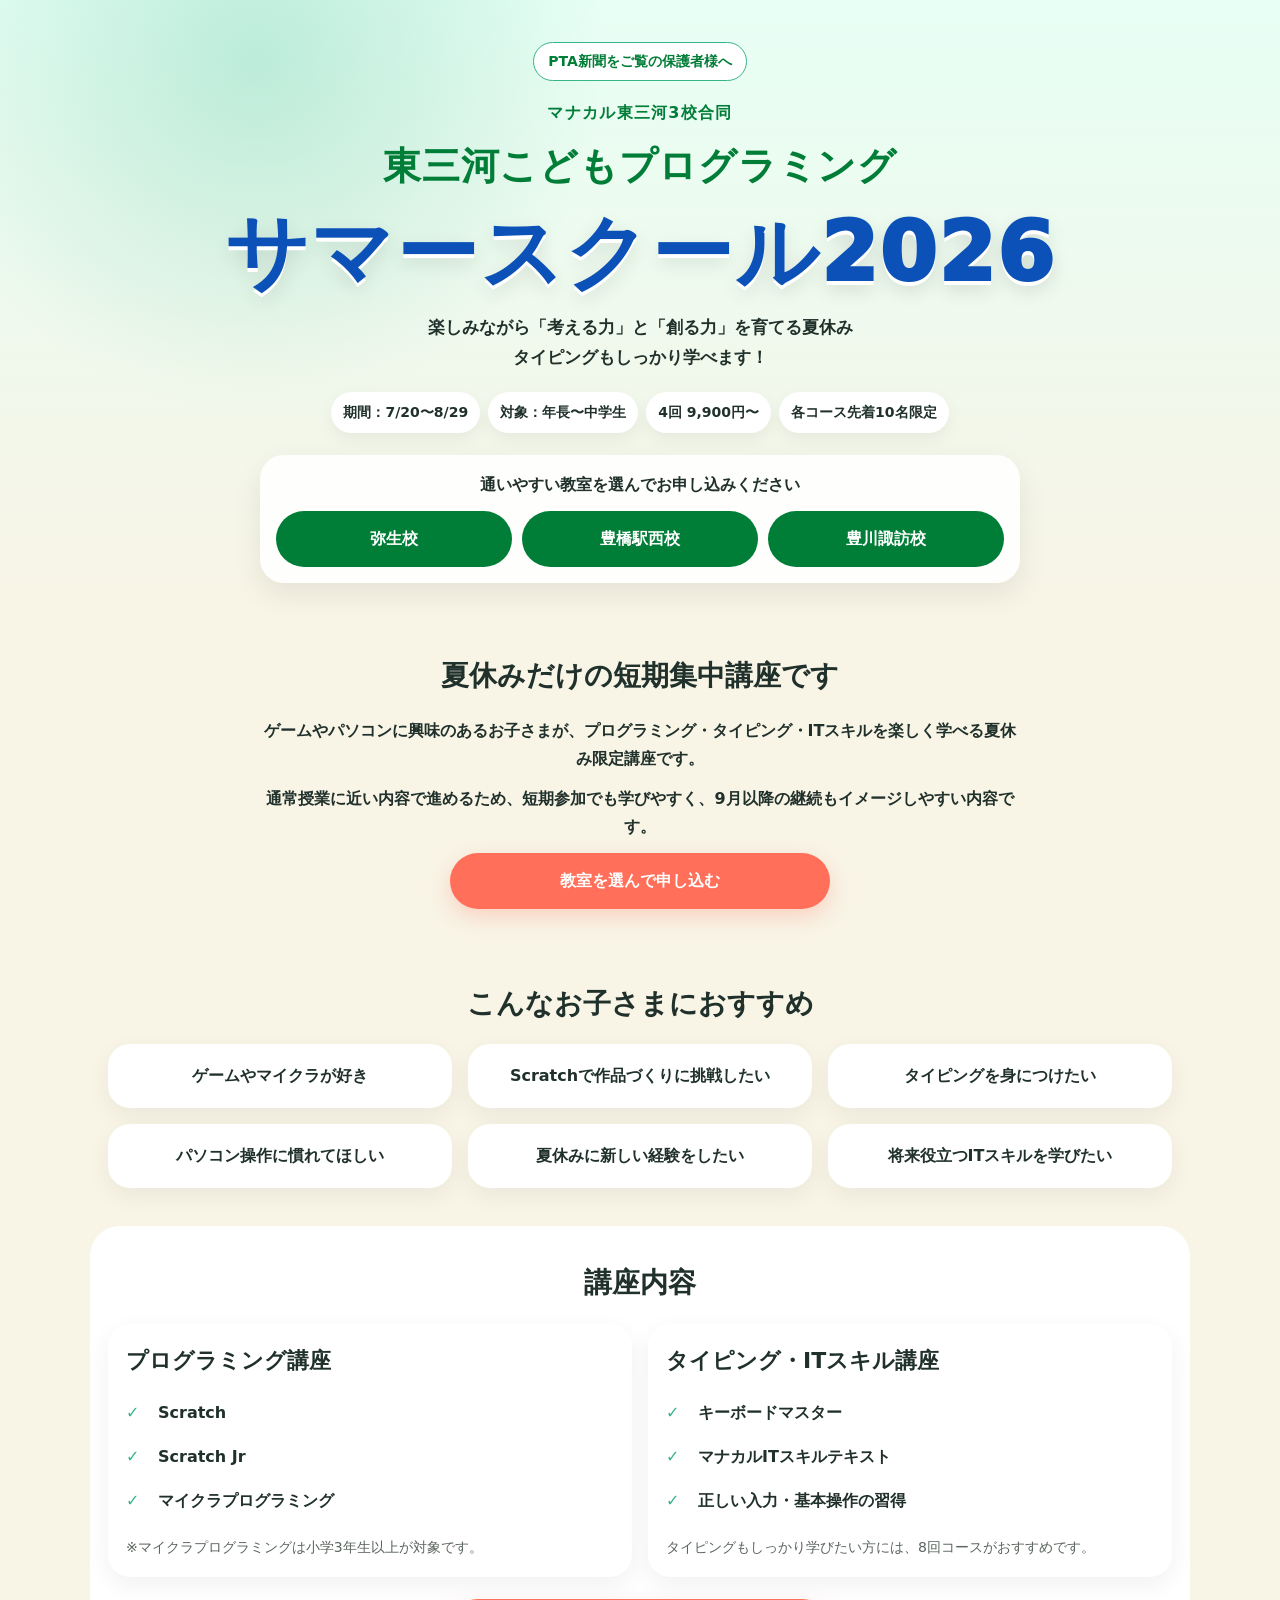
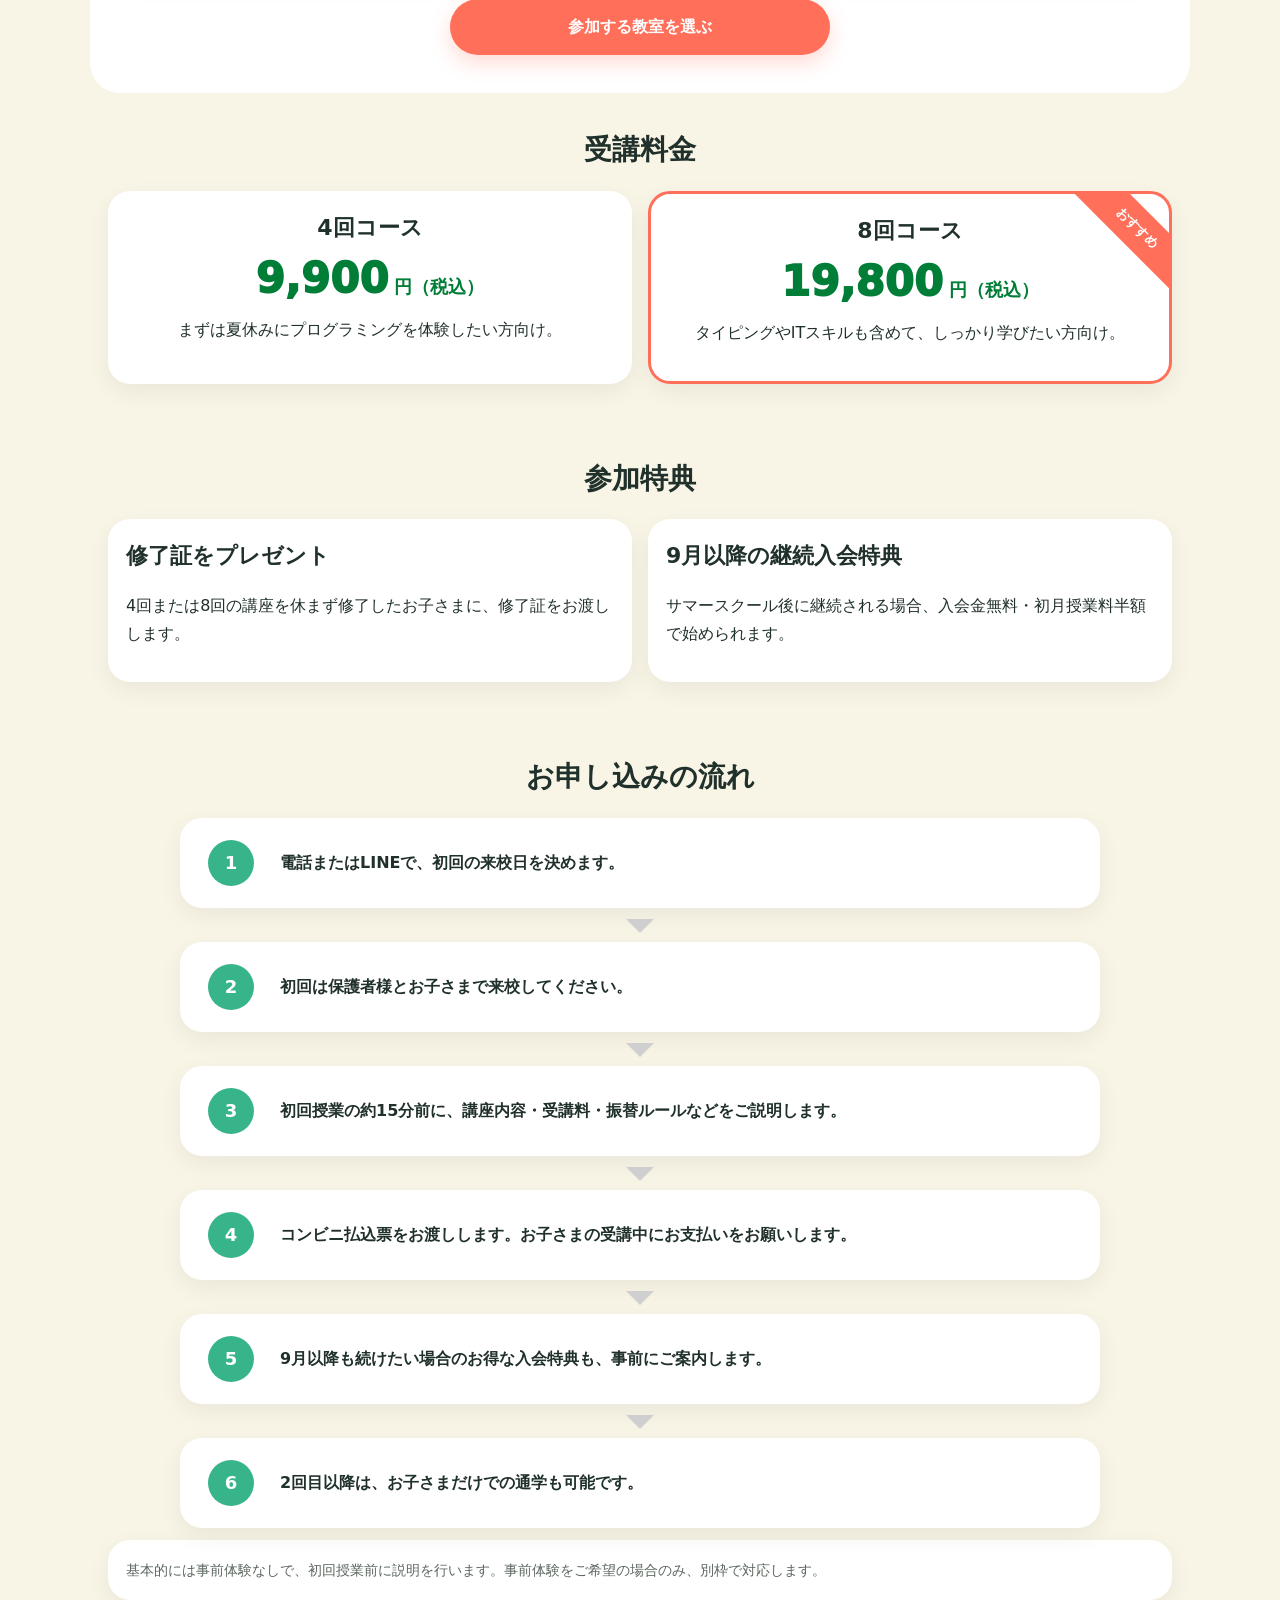
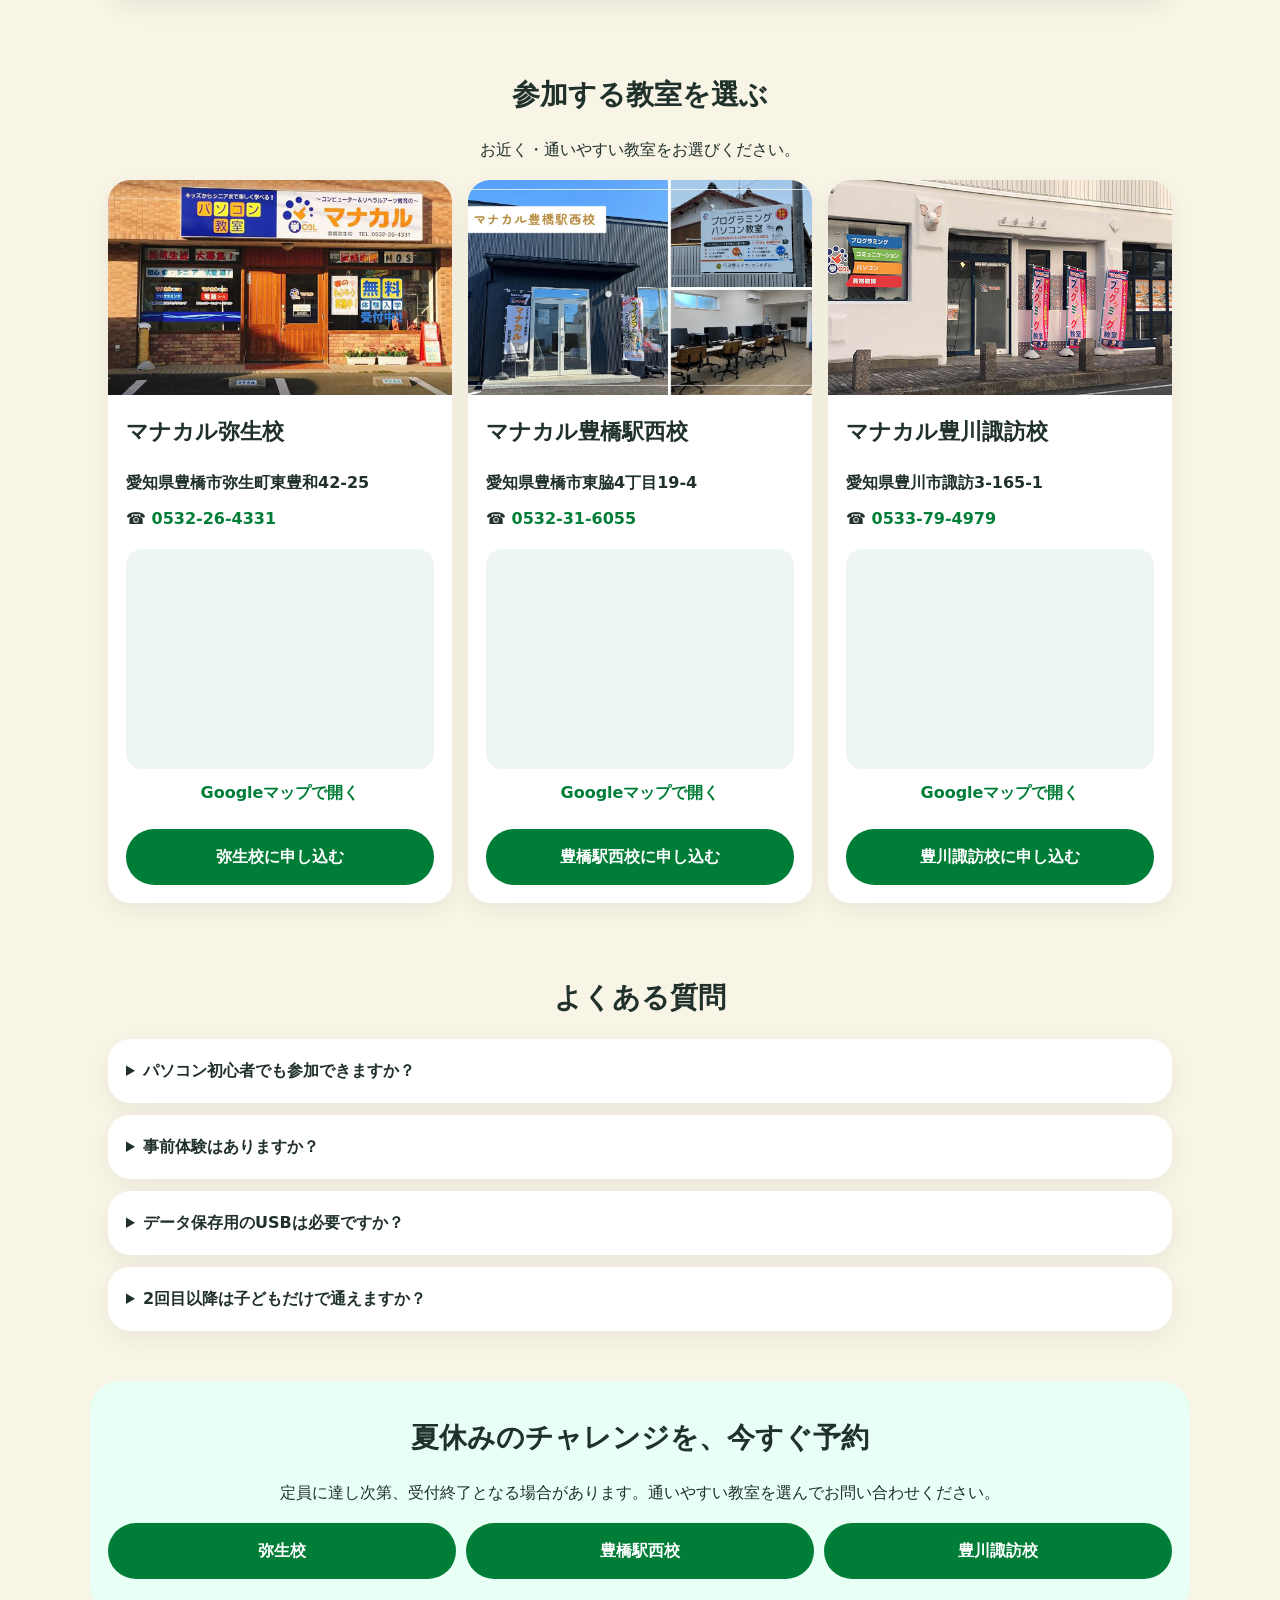
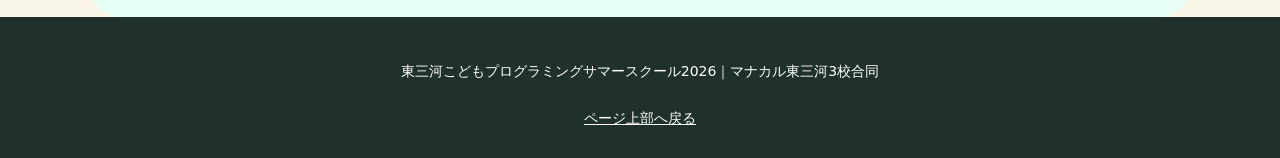
<file: index.html>
<!DOCTYPE html>
<html lang="ja">
<head>
  <meta charset="UTF-8" />
  <meta name="viewport" content="width=device-width, initial-scale=1.0" />
  <title>東三河こどもプログラミング サマースクール2026</title>
  <meta name="description" content="マナカル東三河3校合同。Scratch・Scratch Jr・マイクラ・タイピングを学べる夏休み限定プログラミング講座です。" />
  <link rel="stylesheet" href="style.css" />
  <!-- Google tag (gtag.js) -->
  <script async src="https://www.googletagmanager.com/gtag/js?id=G-4414N5058Q"></script>
  <script>
    window.dataLayer = window.dataLayer || [];
    function gtag(){dataLayer.push(arguments);}
    gtag('js', new Date());
    gtag('config', 'G-4414N5058Q');
  </script>
</head>
<body>
  <header class="hero" id="top">
    <div class="badge">PTA新聞をご覧の保護者様へ</div>
    <p class="eyebrow">マナカル東三河3校合同</p>
    <p class="sub-title">東三河こどもプログラミング</p>
    <h1>サマースクール2026</h1>
    <p class="lead">楽しみながら「考える力」と「創る力」を育てる夏休み<br>タイピングもしっかり学べます！</p>
    <div class="hero-points">
      <span>期間：7/20〜8/29</span><span>対象：年長〜中学生</span><span>4回 9,900円〜</span><span>各コース先着10名限定</span>
    </div>
    <div class="cta-box">
      <p class="cta-title">通いやすい教室を選んでお申し込みください</p>
      <div class="quick-links" aria-label="教室選択">
        <a href="#yayoi">弥生校</a><a href="#ekinishi">豊橋駅西校</a><a href="#toyokawa">豊川諏訪校</a>
      </div>
    </div>
  </header>

  <main>
    <section class="section intro">
      <h2>夏休みだけの短期集中講座です</h2>
      <p>ゲームやパソコンに興味のあるお子さまが、プログラミング・タイピング・ITスキルを楽しく学べる夏休み限定講座です。</p>
      <p>通常授業に近い内容で進めるため、短期参加でも学びやすく、9月以降の継続もイメージしやすい内容です。</p>
      <a href="#schools" class="main-btn">教室を選んで申し込む</a>
    </section>

    <section class="section">
      <h2>こんなお子さまにおすすめ</h2>
      <div class="cards">
        <div class="card">ゲームやマイクラが好き</div><div class="card">Scratchで作品づくりに挑戦したい</div><div class="card">タイピングを身につけたい</div><div class="card">パソコン操作に慣れてほしい</div><div class="card">夏休みに新しい経験をしたい</div><div class="card">将来役立つITスキルを学びたい</div>
      </div>
    </section>

    <section class="section accent">
      <h2>講座内容</h2>
      <div class="course-grid">
        <article class="course"><h3>プログラミング講座</h3><ul class="check-list"><li>Scratch</li><li>Scratch Jr</li><li>マイクラプログラミング</li></ul><p class="note">※マイクラプログラミングは小学3年生以上が対象です。</p></article>
        <article class="course"><h3>タイピング・ITスキル講座</h3><ul class="check-list"><li>キーボードマスター</li><li>マナカルITスキルテキスト</li><li>正しい入力・基本操作の習得</li></ul><p class="note">タイピングもしっかり学びたい方には、8回コースがおすすめです。</p></article>
      </div>
      <div class="center-action"><a href="#schools" class="main-btn">参加する教室を選ぶ</a></div>
    </section>

    <section class="section">
      <h2>受講料金</h2>
      <div class="price-grid">
        <article class="price-card"><h3>4回コース</h3><p class="price">9,900<span>円（税込）</span></p><p>まずは夏休みにプログラミングを体験したい方向け。</p></article>
        <article class="price-card recommended"><div class="ribbon">おすすめ</div><h3>8回コース</h3><p class="price">19,800<span>円（税込）</span></p><p>タイピングやITスキルも含めて、しっかり学びたい方向け。</p></article>
      </div>
    </section>

    <section class="section benefit">
      <h2>参加特典</h2>
      <div class="benefit-list">
        <article><h3>修了証をプレゼント</h3><p>4回または8回の講座を休まず修了したお子さまに、修了証をお渡しします。</p></article>
        <article><h3>9月以降の継続入会特典</h3><p>サマースクール後に継続される場合、入会金無料・初月授業料半額で始められます。</p></article>
      </div>
    </section>

    <section class="section flow">
      <h2>お申し込みの流れ</h2>
      <ol class="flow-list">
        <li><span>1</span><p>電話またはLINEで、初回の来校日を決めます。</p></li><li><span>2</span><p>初回は保護者様とお子さまで来校してください。</p></li><li><span>3</span><p>初回授業の約15分前に、講座内容・受講料・振替ルールなどをご説明します。</p></li><li><span>4</span><p>コンビニ払込票をお渡しします。お子さまの受講中にお支払いをお願いします。</p></li><li><span>5</span><p>9月以降も続けたい場合のお得な入会特典も、事前にご案内します。</p></li><li><span>6</span><p>2回目以降は、お子さまだけでの通学も可能です。</p></li>
      </ol>
      <p class="note box-note">基本的には事前体験なしで、初回授業前に説明を行います。事前体験をご希望の場合のみ、別枠で対応します。</p>
    </section>

    <section class="section" id="schools">
      <h2>参加する教室を選ぶ</h2>
      <p class="center">お近く・通いやすい教室をお選びください。</p>
      <!-- <div class="school-nav"><a href="#yayoi">弥生校</a><a href="#ekinishi">豊橋駅西校</a><a href="#toyokawa">豊川諏訪校</a></div> -->
      <div class="school-list">
        <article class="school" id="yayoi"><img class="school-photo" src="images/school-yayoi.jpg" alt="マナカル弥生校の教室写真"><div class="school-body"><h3>マナカル弥生校</h3><p class="address">愛知県豊橋市弥生町東豊和42-25</p><p class="tel">☎ <a href="tel:0532264331">0532-26-4331</a></p><div class="map-wrap"><iframe title="マナカル弥生校 Googleマップ" loading="lazy" referrerpolicy="no-referrer-when-downgrade" src="https://www.google.com/maps?q=%E6%84%9B%E7%9F%A5%E7%9C%8C%E8%B1%8A%E6%A9%8B%E5%B8%82%E5%BC%A5%E7%94%9F%E7%94%BA%E6%9D%B1%E8%B1%8A%E5%92%8C42-25&output=embed"></iframe></div><a class="map-link" href="https://www.google.com/maps/search/?api=1&query=%E6%84%9B%E7%9F%A5%E7%9C%8C%E8%B1%8A%E6%A9%8B%E5%B8%82%E5%BC%A5%E7%94%9F%E7%94%BA%E6%9D%B1%E8%B1%8A%E5%92%8C42-25" target="_blank" rel="noopener">Googleマップで開く</a><a class="reserve-btn" href="https://lin.ee/oq0J8fW" data-ga-event="line_click" data-ga-school="yayoi">弥生校に申し込む</a></div></article>
        <article class="school" id="ekinishi"><img class="school-photo" src="images/school-ekinishi.jpg" alt="マナカル豊橋駅西校の教室写真"><div class="school-body"><h3>マナカル豊橋駅西校</h3><p class="address">愛知県豊橋市東脇4丁目19-4</p><p class="tel">☎ <a href="tel:0532316055">0532-31-6055</a></p><div class="map-wrap"><iframe title="マナカル豊橋駅西校 Googleマップ" loading="lazy" referrerpolicy="no-referrer-when-downgrade" src="https://www.google.com/maps?q=%E6%84%9B%E7%9F%A5%E7%9C%8C%E8%B1%8A%E6%A9%8B%E5%B8%82%E6%9D%B1%E8%84%874%E4%B8%81%E7%9B%AE19-4&output=embed"></iframe></div><a class="map-link" href="https://www.google.com/maps/search/?api=1&query=%E6%84%9B%E7%9F%A5%E7%9C%8C%E8%B1%8A%E6%A9%8B%E5%B8%82%E6%9D%B1%E8%84%874%E4%B8%81%E7%9B%AE19-4" target="_blank" rel="noopener">Googleマップで開く</a><a class="reserve-btn" href="https://lin.ee/PNMRNlX" data-ga-event="line_click" data-ga-school="ekinishi">豊橋駅西校に申し込む</a></div></article>
        <article class="school" id="toyokawa"><img class="school-photo" src="images/school-toyokawa.jpg" alt="マナカル豊川諏訪校の教室写真"><div class="school-body"><h3>マナカル豊川諏訪校</h3><p class="address">愛知県豊川市諏訪3-165-1</p><p class="tel">☎ <a href="tel:0533794979">0533-79-4979</a></p><div class="map-wrap"><iframe title="マナカル豊川諏訪校 Googleマップ" loading="lazy" referrerpolicy="no-referrer-when-downgrade" src="https://www.google.com/maps?q=%E6%84%9B%E7%9F%A5%E7%9C%8C%E8%B1%8A%E5%B7%9D%E5%B8%82%E8%AB%8F%E8%A8%AA3-165-1&output=embed"></iframe></div><a class="map-link" href="https://www.google.com/maps/search/?api=1&query=%E6%84%9B%E7%9F%A5%E7%9C%8C%E8%B1%8A%E5%B7%9D%E5%B8%82%E8%AB%8F%E8%A8%AA3-165-1" target="_blank" rel="noopener">Googleマップで開く</a><a class="reserve-btn" href="https://lin.ee/QcZq0FK" data-ga-event="line_click" data-ga-school="toyokawa">豊川諏訪校に申し込む</a></div></article>
      </div>
    </section>

    <section class="section faq">
      <h2>よくある質問</h2>
      <details><summary>パソコン初心者でも参加できますか？</summary><p>はい。初めてのお子さまでも、年齢や経験に合わせて進めます。</p></details>
      <details><summary>事前体験はありますか？</summary><p>基本的には事前体験なしで、初回授業前に保護者様へ内容をご説明します。事前体験をご希望の場合は、各教室へご相談ください。</p></details>
      <details><summary>データ保存用のUSBは必要ですか？</summary><p>サマースクール中は教室のクラウドにデータを保存するため、USBのご用意は不要です。正式入会後はUSBをご用意いただきます。</p></details>
      <details><summary>2回目以降は子どもだけで通えますか？</summary><p>はい。初回説明後、2回目以降はお子さまだけでの通学も可能です。</p></details>
    </section>

    <section class="section final-cta">
      <h2>夏休みのチャレンジを、今すぐ予約</h2>
      <p>定員に達し次第、受付終了となる場合があります。通いやすい教室を選んでお問い合わせください。</p>
      <div class="quick-links"><a href="#yayoi">弥生校</a><a href="#ekinishi">豊橋駅西校</a><a href="#toyokawa">豊川諏訪校</a></div>
    </section>
  </main>

  <footer><p>東三河こどもプログラミングサマースクール2026｜マナカル東三河3校合同</p><a href="#top">ページ上部へ戻る</a></footer>
  <script>
    document.addEventListener("DOMContentLoaded", function () {
      document.querySelectorAll('[data-ga-event="line_click"]').forEach(function (el) {
        el.addEventListener("click", function () {
          gtag("event", "line_click", {
            school: el.dataset.gaSchool || "",
            label: el.textContent.trim()
          });
        });
      });
    });
  </script>
</body>
</html>
</file>
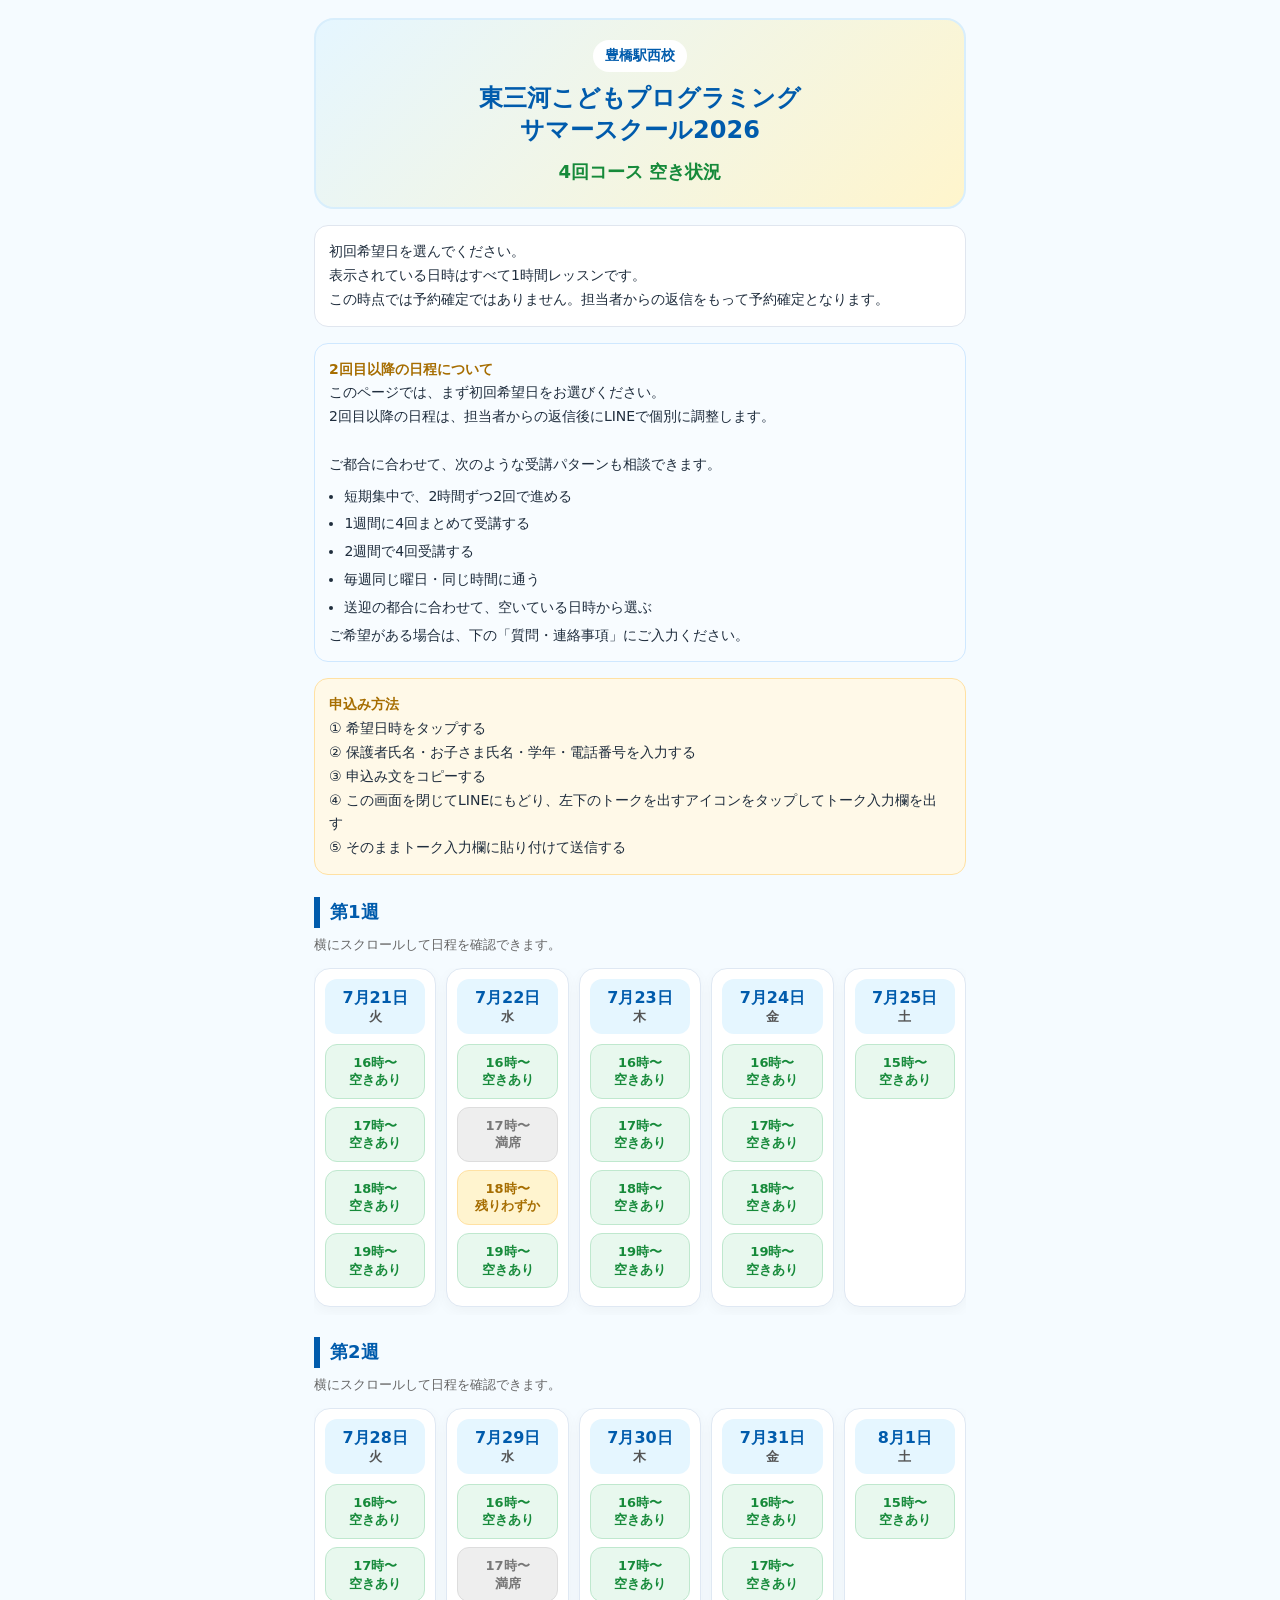
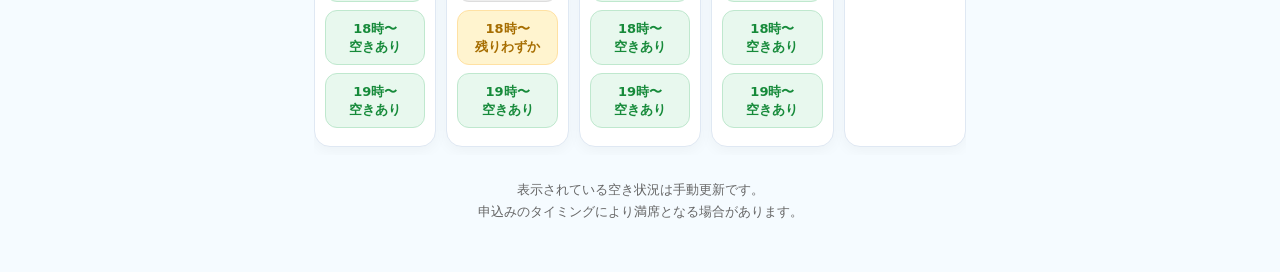
<file: ekn2026-test-rsv/4/index.html>
<!DOCTYPE html>
<html lang="ja">
<head>
  <meta charset="UTF-8">
  <meta name="viewport" content="width=device-width, initial-scale=1.0">
  <meta name="robots" content="noindex, nofollow">

  <title>4回コース空き状況｜豊橋駅西校 サマースクール2026</title>

  <style>
    * {
      box-sizing: border-box;
    }

    body {
      margin: 0;
      font-family: system-ui, -apple-system, BlinkMacSystemFont, "Noto Sans JP", sans-serif;
      background: #f5fbff;
      color: #1f2d3d;
      line-height: 1.7;
    }

    .page {
      max-width: 680px;
      margin: 0 auto;
      padding: 18px 14px 48px;
    }

    .hero {
      background: linear-gradient(135deg, #e5f6ff, #fff5cc);
      border: 2px solid #d8eefc;
      border-radius: 20px;
      padding: 20px 14px;
      text-align: center;
      margin-bottom: 16px;
    }

    .school {
      display: inline-block;
      background: #fff;
      color: #005bac;
      font-weight: 800;
      font-size: 14px;
      padding: 4px 12px;
      border-radius: 999px;
      margin-bottom: 10px;
    }

    h1 {
      margin: 0 0 10px;
      font-size: 24px;
      line-height: 1.35;
      color: #005bac;
      font-weight: 900;
    }

    .course {
      margin: 0;
      font-size: 18px;
      color: #168a3a;
      font-weight: 900;
    }

    .notice,
    .step,
    .schedule-info {
      background: #fff;
      border: 1px solid #e0e6ef;
      border-radius: 14px;
      padding: 14px;
      margin-bottom: 16px;
      font-size: 14px;
    }

    .step {
      background: #fff9e8;
      border-color: #ffe1a3;
    }

    .step strong,
    .schedule-info strong {
      color: #a66d00;
    }

    .schedule-info {
      background: #f8fcff;
      border-color: #cfe8ff;
    }

    .schedule-info ul {
      margin: 8px 0 0 1.1em;
      padding: 0;
    }

    .schedule-info li {
      margin-bottom: 4px;
    }

    .week-title {
      margin: 22px 0 10px;
      font-size: 18px;
      font-weight: 900;
      color: #005bac;
      border-left: 6px solid #005bac;
      padding-left: 10px;
    }

    .calendar-note {
      font-size: 13px;
      color: #666;
      margin: -4px 0 12px;
    }

    .calendar-wrap {
      overflow-x: auto;
      padding-bottom: 8px;
      margin-bottom: 18px;
      -webkit-overflow-scrolling: touch;
    }

    .calendar-grid {
      display: grid;
      grid-template-columns: repeat(5, minmax(112px, 1fr));
      gap: 10px;
      min-width: 620px;
    }

    .day-card {
      background: #fff;
      border: 1px solid #dfe8f3;
      border-radius: 16px;
      padding: 10px;
      box-shadow: 0 4px 14px rgba(0, 0, 0, 0.04);
    }

    .day-title {
      text-align: center;
      font-weight: 900;
      color: #005bac;
      background: #e5f6ff;
      border-radius: 12px;
      padding: 8px 4px;
      margin-bottom: 10px;
      line-height: 1.35;
    }

    .day-date {
      font-size: 16px;
    }

    .day-week {
      font-size: 13px;
      color: #555;
    }

    .time-btn {
      width: 100%;
      border-radius: 12px;
      padding: 9px 4px;
      margin-bottom: 8px;
      font-family: inherit;
      font-size: 13px;
      font-weight: 900;
      cursor: pointer;
      line-height: 1.35;
    }

    .time-btn.ok {
      background: #e8f8ee;
      color: #168a3a;
      border: 1px solid #bfe8ce;
    }

    .time-btn.few {
      background: #fff4cf;
      color: #a66d00;
      border: 1px solid #ffe1a3;
    }

    .time-btn.full {
      background: #eeeeee;
      color: #777777;
      border: 1px solid #dddddd;
      cursor: not-allowed;
    }

    .btn {
      width: 100%;
      border: none;
      display: block;
      text-align: center;
      text-decoration: none;
      background: #06c755;
      color: #fff;
      font-weight: 900;
      font-size: 16px;
      padding: 12px 16px;
      border-radius: 999px;
      cursor: pointer;
      font-family: inherit;
    }

    .btn.blue {
      background: #005bac;
    }

    .form-area {
      display: none;
      background: #fff;
      border: 2px solid #06c755;
      border-radius: 18px;
      padding: 16px;
      margin: 24px 0;
    }

    .form-area.active {
      display: block;
    }

    .selected {
      background: #e8f8ee;
      border-radius: 12px;
      padding: 12px;
      margin-bottom: 14px;
      font-weight: 900;
      color: #168a3a;
    }

    label {
      display: block;
      font-weight: 900;
      margin: 12px 0 6px;
    }

    input,
    textarea {
      width: 100%;
      border: 1px solid #ccd6e0;
      border-radius: 10px;
      padding: 12px;
      font-size: 16px;
      font-family: inherit;
      background: #fff;
    }

    textarea {
      min-height: 88px;
      resize: vertical;
    }

    .preview-title {
      margin: 18px 0 8px;
      font-weight: 900;
      color: #005bac;
    }

    #applicationMessage {
      min-height: 340px;
      background: #f9fbfd;
      white-space: pre-wrap;
    }

    .copy-result {
      display: none;
      background: #e8f8ee;
      color: #168a3a;
      border-radius: 12px;
      padding: 12px;
      margin-top: 12px;
      font-weight: 900;
      text-align: center;
    }

    .copy-result.active {
      display: block;
    }

    .close-guide {
      background: #fff9e8;
      border: 1px solid #ffe1a3;
      border-radius: 14px;
      padding: 14px;
      margin-top: 14px;
      font-size: 14px;
    }

    .close-guide strong {
      color: #a66d00;
    }

    .footer-note {
      text-align: center;
      color: #666;
      font-size: 13px;
      margin-top: 24px;
    }
  </style>
</head>

<body>
  <main class="page">
    <section class="hero">
      <div class="school">豊橋駅西校</div>
      <h1>東三河こどもプログラミング<br>サマースクール2026</h1>
      <p class="course">4回コース 空き状況</p>
    </section>

    <section class="notice">
      初回希望日を選んでください。<br>
      表示されている日時はすべて1時間レッスンです。<br>
      この時点では予約確定ではありません。担当者からの返信をもって予約確定となります。
    </section>

    <section class="schedule-info">
      <strong>2回目以降の日程について</strong><br>
      このページでは、まず初回希望日をお選びください。<br>
      2回目以降の日程は、担当者からの返信後にLINEで個別に調整します。<br><br>
      ご都合に合わせて、次のような受講パターンも相談できます。
      <ul>
        <li>短期集中で、2時間ずつ2回で進める</li>
        <li>1週間に4回まとめて受講する</li>
        <li>2週間で4回受講する</li>
        <li>毎週同じ曜日・同じ時間に通う</li>
        <li>送迎の都合に合わせて、空いている日時から選ぶ</li>
      </ul>
      ご希望がある場合は、下の「質問・連絡事項」にご入力ください。
    </section>

    <section class="step">
      <strong>申込み方法</strong><br>
      ① 希望日時をタップする<br>
      ② 保護者氏名・お子さま氏名・学年・電話番号を入力する<br>
      ③ 申込み文をコピーする<br>
      ④ この画面を閉じてLINEにもどり、左下のトークを出すアイコンをタップしてトーク入力欄を出す<br>
      ⑤ そのままトーク入力欄に貼り付けて送信する
    </section>

    <div class="week-title">第1週</div>
    <div class="calendar-note">横にスクロールして日程を確認できます。</div>
    <div class="calendar-wrap">
      <div id="slotsWeek1" class="calendar-grid"></div>
    </div>

    <div class="week-title">第2週</div>
    <div class="calendar-note">横にスクロールして日程を確認できます。</div>
    <div class="calendar-wrap">
      <div id="slotsWeek2" class="calendar-grid"></div>
    </div>

    <section id="formArea" class="form-area">
      <div id="selectedDate" class="selected"></div>

      <label for="parentName">保護者氏名</label>
      <input id="parentName" type="text" placeholder="例：山田 太郎" oninput="updateMessage()">

      <label for="childName">お子さま氏名</label>
      <input id="childName" type="text" placeholder="例：山田 花子" oninput="updateMessage()">

      <label for="grade">学年</label>
      <input id="grade" type="text" placeholder="例：小学3年生" oninput="updateMessage()">

      <label for="phone">電話番号</label>
      <input id="phone" type="tel" placeholder="例：090-0000-0000" oninput="updateMessage()">

      <label for="secondSchedule">2回目以降の日程希望</label>
      <textarea id="secondSchedule" placeholder="例：毎週火曜日の17時希望、短期集中で進めたい、送迎の都合に合わせたい など" oninput="updateMessage()"></textarea>

      <label for="note">質問・連絡事項</label>
      <textarea id="note" placeholder="ご質問などがあればご入力ください" oninput="updateMessage()"></textarea>

      <div class="preview-title">コピーする申込み文</div>
      <textarea id="applicationMessage" readonly></textarea>

      <button class="btn blue" style="margin-top:14px;" onclick="copyMessage()">
        申込み文をコピーする
      </button>

      <div id="copyResult" class="copy-result">
        コピーしました。 この画面を閉じてLINEにもどり、左下のトークを出すアイコンをタップしてトーク入力欄を出し、貼り付けて送信してください。
      </div>

      <div class="close-guide">
        <strong>コピー後の操作</strong><br>
        この画面を閉じてください。<br>
        その後、左下のトークを出すアイコンをタップしてトーク入力欄を出し、貼り付けて送信してください。
      </div>
    </section>

    <div class="footer-note">
      表示されている空き状況は手動更新です。<br>
      申込みのタイミングにより満席となる場合があります。
    </div>
  </main>

  <script>
    const COURSE_NAME = "4回コース";
    let selectedSlot = "";

    const week1 = [
      {
        date: "7月21日",
        week: "火",
        times: [
          { time: "16:00〜17:00", timeLabel: "16時〜", status: "ok" },
          { time: "17:00〜18:00", timeLabel: "17時〜", status: "ok" },
          { time: "18:00〜19:00", timeLabel: "18時〜", status: "ok" },
          { time: "19:00〜20:00", timeLabel: "19時〜", status: "ok" }
        ]
      },
      {
        date: "7月22日",
        week: "水",
        times: [
          { time: "16:00〜17:00", timeLabel: "16時〜", status: "ok" },
          { time: "17:00〜18:00", timeLabel: "17時〜", status: "full" },
          { time: "18:00〜19:00", timeLabel: "18時〜", status: "few" },
          { time: "19:00〜20:00", timeLabel: "19時〜", status: "ok" }
        ]
      },
      {
        date: "7月23日",
        week: "木",
        times: [
          { time: "16:00〜17:00", timeLabel: "16時〜", status: "ok" },
          { time: "17:00〜18:00", timeLabel: "17時〜", status: "ok" },
          { time: "18:00〜19:00", timeLabel: "18時〜", status: "ok" },
          { time: "19:00〜20:00", timeLabel: "19時〜", status: "ok" }
        ]
      },
      {
        date: "7月24日",
        week: "金",
        times: [
          { time: "16:00〜17:00", timeLabel: "16時〜", status: "ok" },
          { time: "17:00〜18:00", timeLabel: "17時〜", status: "ok" },
          { time: "18:00〜19:00", timeLabel: "18時〜", status: "ok" },
          { time: "19:00〜20:00", timeLabel: "19時〜", status: "ok" }
        ]
      },
      {
        date: "7月25日",
        week: "土",
        times: [
          { time: "15:00〜16:00", timeLabel: "15時〜", status: "ok" }
        ]
      }
    ];

    const week2 = [
      {
        date: "7月28日",
        week: "火",
        times: [
          { time: "16:00〜17:00", timeLabel: "16時〜", status: "ok" },
          { time: "17:00〜18:00", timeLabel: "17時〜", status: "ok" },
          { time: "18:00〜19:00", timeLabel: "18時〜", status: "ok" },
          { time: "19:00〜20:00", timeLabel: "19時〜", status: "ok" }
        ]
      },
      {
        date: "7月29日",
        week: "水",
        times: [
          { time: "16:00〜17:00", timeLabel: "16時〜", status: "ok" },
          { time: "17:00〜18:00", timeLabel: "17時〜", status: "full" },
          { time: "18:00〜19:00", timeLabel: "18時〜", status: "few" },
          { time: "19:00〜20:00", timeLabel: "19時〜", status: "ok" }
        ]
      },
      {
        date: "7月30日",
        week: "木",
        times: [
          { time: "16:00〜17:00", timeLabel: "16時〜", status: "ok" },
          { time: "17:00〜18:00", timeLabel: "17時〜", status: "ok" },
          { time: "18:00〜19:00", timeLabel: "18時〜", status: "ok" },
          { time: "19:00〜20:00", timeLabel: "19時〜", status: "ok" }
        ]
      },
      {
        date: "7月31日",
        week: "金",
        times: [
          { time: "16:00〜17:00", timeLabel: "16時〜", status: "ok" },
          { time: "17:00〜18:00", timeLabel: "17時〜", status: "ok" },
          { time: "18:00〜19:00", timeLabel: "18時〜", status: "ok" },
          { time: "19:00〜20:00", timeLabel: "19時〜", status: "ok" }
        ]
      },
      {
        date: "8月1日",
        week: "土",
        times: [
          { time: "15:00〜16:00", timeLabel: "15時〜", status: "ok" }
        ]
      }
    ];

    function statusText(status) {
      if (status === "full") return "満席";
      if (status === "few") return "残りわずか";
      return "空きあり";
    }

    function renderSlots(days, targetId) {
      const target = document.getElementById(targetId);

      target.innerHTML = days.map(day => {
        const buttons = day.times.map(item => {
          const slotText = `${day.date} ${item.time}`;

          if (item.status === "full") {
            return `
              <button class="time-btn full" disabled>
                ${item.timeLabel}<br>満席
              </button>
            `;
          }

          return `
            <button class="time-btn ${item.status}" onclick="selectSlot('${slotText}')">
              ${item.timeLabel}<br>${statusText(item.status)}
            </button>
          `;
        }).join("");

        return `
          <section class="day-card">
            <div class="day-title">
              <div class="day-date">${day.date}</div>
              <div class="day-week">${day.week}</div>
            </div>
            ${buttons}
          </section>
        `;
      }).join("");
    }

    function selectSlot(slot) {
      selectedSlot = slot;

      document.getElementById("selectedDate").textContent =
        "選択中の初回希望日：" + selectedSlot;

      document.getElementById("formArea").classList.add("active");
      document.getElementById("formArea").scrollIntoView({ behavior: "smooth", block: "start" });

      updateMessage();
      document.getElementById("copyResult").classList.remove("active");
    }

    function value(id) {
      return document.getElementById(id).value.trim();
    }

    function updateMessage() {
      const parentName = value("parentName");
      const childName = value("childName");
      const grade = value("grade");
      const phone = value("phone");
      const secondSchedule = value("secondSchedule");
      const note = value("note");

      const message =
`【サマースクール申込み希望】

教室：豊橋駅西校
希望コース：${COURSE_NAME}
初回希望日：${selectedSlot}

保護者氏名：${parentName}
お子さま氏名：${childName}
学年：${grade}
電話番号：${phone}

2回目以降の日程希望：
${secondSchedule || "個別に相談したいです。"}

質問・連絡事項：
${note || "なし"}

※2回目以降の日程はLINEで個別に調整します。
※担当者からの返信をもって予約確定となります。`;

      document.getElementById("applicationMessage").value = message;
    }

    async function copyMessage() {
      updateMessage();

      const textarea = document.getElementById("applicationMessage");
      textarea.select();
      textarea.setSelectionRange(0, 99999);

      try {
        await navigator.clipboard.writeText(textarea.value);
      } catch (err) {
        document.execCommand("copy");
      }

      document.getElementById("copyResult").classList.add("active");
    }

    renderSlots(week1, "slotsWeek1");
    renderSlots(week2, "slotsWeek2");
  </script>
</body>
</html>
</file>
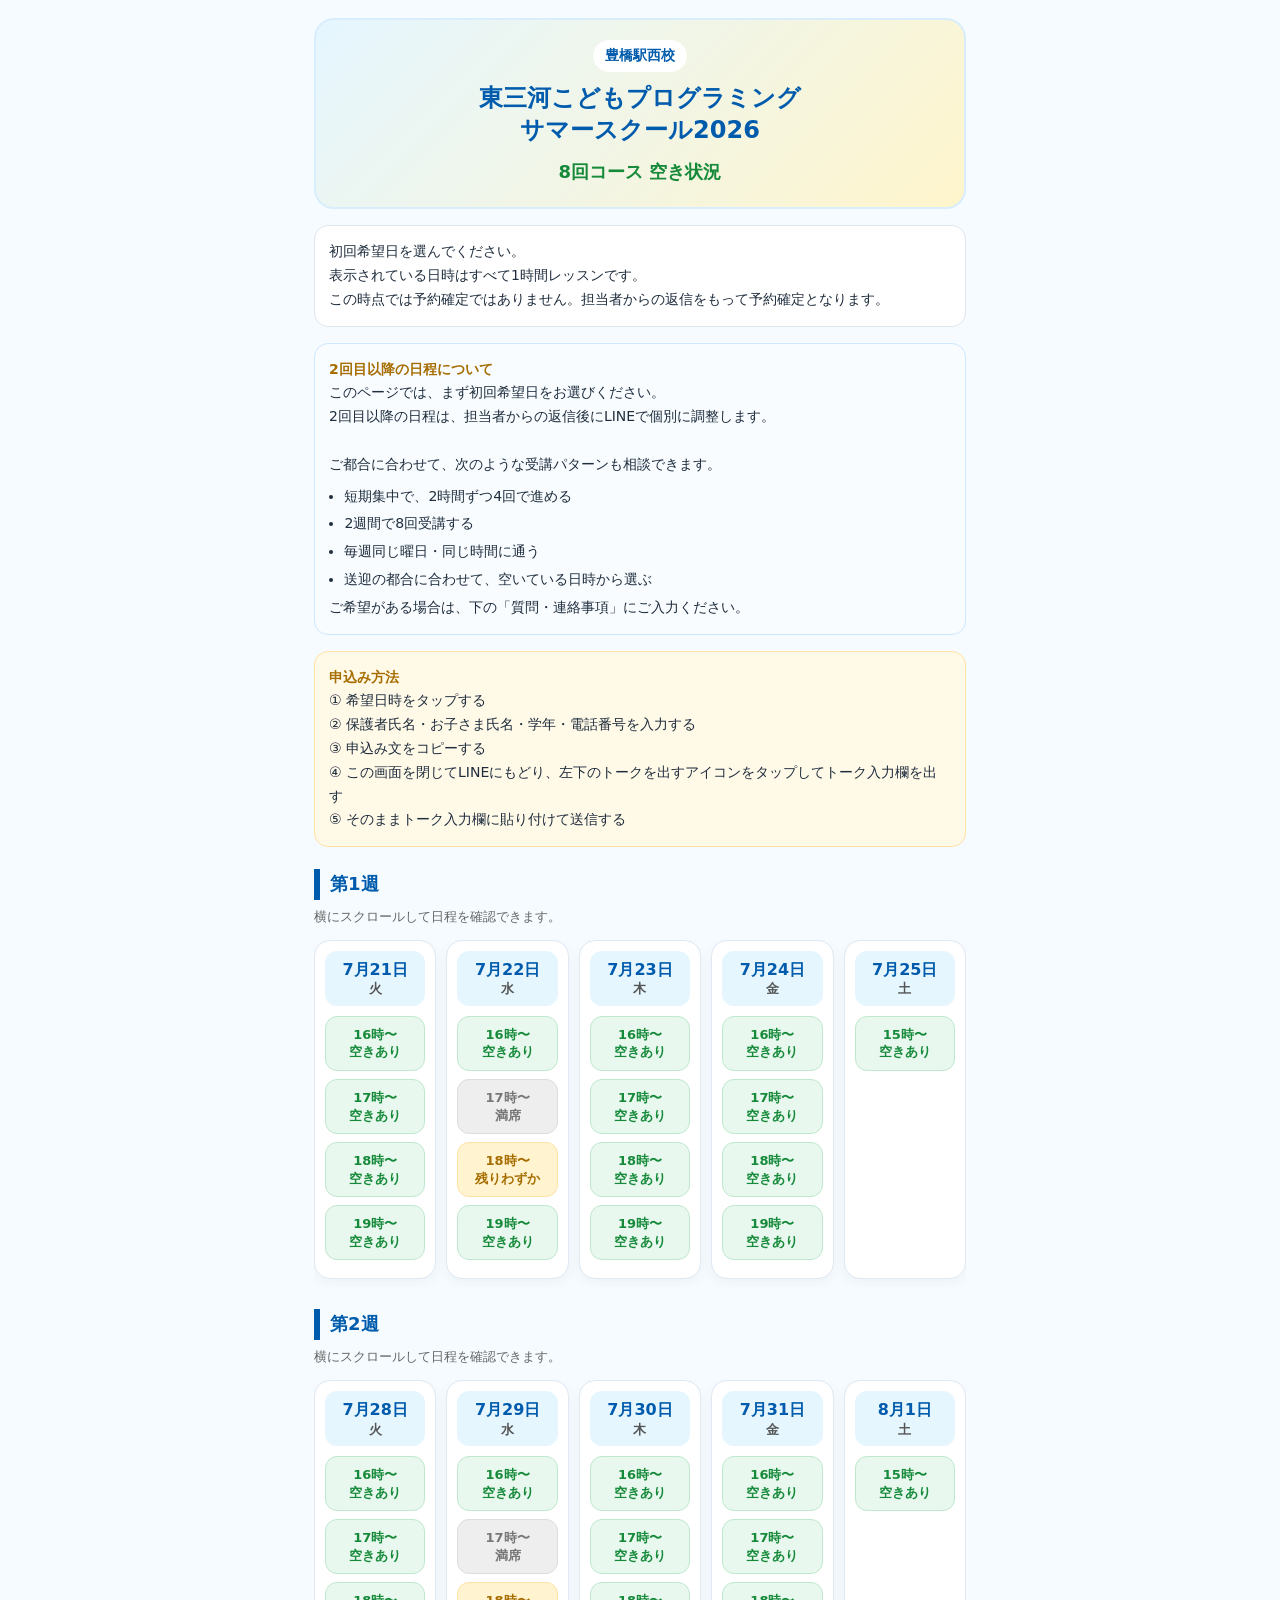
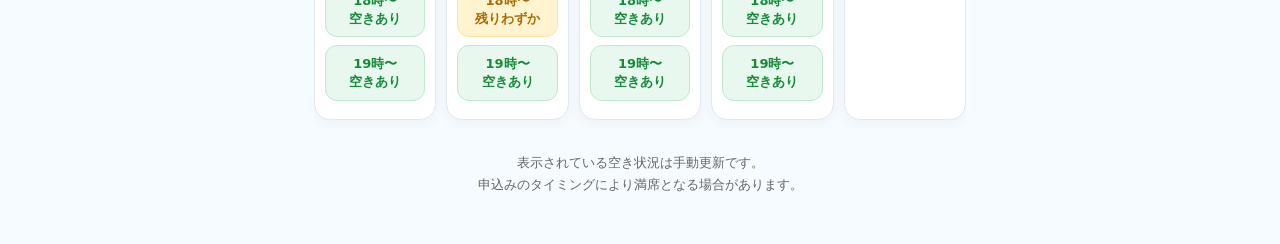
<file: ekn2026-test-rsv/8/index.html>
<!DOCTYPE html>
<html lang="ja">
<head>
  <meta charset="UTF-8">
  <meta name="viewport" content="width=device-width, initial-scale=1.0">
  <meta name="robots" content="noindex, nofollow">

  <title>8回コース空き状況｜豊橋駅西校 サマースクール2026</title>

  <style>
    * {
      box-sizing: border-box;
    }

    body {
      margin: 0;
      font-family: system-ui, -apple-system, BlinkMacSystemFont, "Noto Sans JP", sans-serif;
      background: #f5fbff;
      color: #1f2d3d;
      line-height: 1.7;
    }

    .page {
      max-width: 680px;
      margin: 0 auto;
      padding: 18px 14px 48px;
    }

    .hero {
      background: linear-gradient(135deg, #e5f6ff, #fff5cc);
      border: 2px solid #d8eefc;
      border-radius: 20px;
      padding: 20px 14px;
      text-align: center;
      margin-bottom: 16px;
    }

    .school {
      display: inline-block;
      background: #fff;
      color: #005bac;
      font-weight: 800;
      font-size: 14px;
      padding: 4px 12px;
      border-radius: 999px;
      margin-bottom: 10px;
    }

    h1 {
      margin: 0 0 10px;
      font-size: 24px;
      line-height: 1.35;
      color: #005bac;
      font-weight: 900;
    }

    .course {
      margin: 0;
      font-size: 18px;
      color: #168a3a;
      font-weight: 900;
    }

    .notice,
    .step,
    .schedule-info {
      background: #fff;
      border: 1px solid #e0e6ef;
      border-radius: 14px;
      padding: 14px;
      margin-bottom: 16px;
      font-size: 14px;
    }

    .step {
      background: #fff9e8;
      border-color: #ffe1a3;
    }

    .step strong,
    .schedule-info strong {
      color: #a66d00;
    }

    .schedule-info {
      background: #f8fcff;
      border-color: #cfe8ff;
    }

    .schedule-info ul {
      margin: 8px 0 0 1.1em;
      padding: 0;
    }

    .schedule-info li {
      margin-bottom: 4px;
    }

    .week-title {
      margin: 22px 0 10px;
      font-size: 18px;
      font-weight: 900;
      color: #005bac;
      border-left: 6px solid #005bac;
      padding-left: 10px;
    }

    .calendar-note {
      font-size: 13px;
      color: #666;
      margin: -4px 0 12px;
    }

    .calendar-wrap {
      overflow-x: auto;
      padding-bottom: 8px;
      margin-bottom: 18px;
      -webkit-overflow-scrolling: touch;
    }

    .calendar-grid {
      display: grid;
      grid-template-columns: repeat(5, minmax(112px, 1fr));
      gap: 10px;
      min-width: 620px;
    }

    .day-card {
      background: #fff;
      border: 1px solid #dfe8f3;
      border-radius: 16px;
      padding: 10px;
      box-shadow: 0 4px 14px rgba(0, 0, 0, 0.04);
    }

    .day-title {
      text-align: center;
      font-weight: 900;
      color: #005bac;
      background: #e5f6ff;
      border-radius: 12px;
      padding: 8px 4px;
      margin-bottom: 10px;
      line-height: 1.35;
    }

    .day-date {
      font-size: 16px;
    }

    .day-week {
      font-size: 13px;
      color: #555;
    }

    .time-btn {
      width: 100%;
      border-radius: 12px;
      padding: 9px 4px;
      margin-bottom: 8px;
      font-family: inherit;
      font-size: 13px;
      font-weight: 900;
      cursor: pointer;
      line-height: 1.35;
    }

    .time-btn.ok {
      background: #e8f8ee;
      color: #168a3a;
      border: 1px solid #bfe8ce;
    }

    .time-btn.few {
      background: #fff4cf;
      color: #a66d00;
      border: 1px solid #ffe1a3;
    }

    .time-btn.full {
      background: #eeeeee;
      color: #777777;
      border: 1px solid #dddddd;
      cursor: not-allowed;
    }

    .btn {
      width: 100%;
      border: none;
      display: block;
      text-align: center;
      text-decoration: none;
      background: #06c755;
      color: #fff;
      font-weight: 900;
      font-size: 16px;
      padding: 12px 16px;
      border-radius: 999px;
      cursor: pointer;
      font-family: inherit;
    }

    .btn.blue {
      background: #005bac;
    }

    .form-area {
      display: none;
      background: #fff;
      border: 2px solid #06c755;
      border-radius: 18px;
      padding: 16px;
      margin: 24px 0;
    }

    .form-area.active {
      display: block;
    }

    .selected {
      background: #e8f8ee;
      border-radius: 12px;
      padding: 12px;
      margin-bottom: 14px;
      font-weight: 900;
      color: #168a3a;
    }

    label {
      display: block;
      font-weight: 900;
      margin: 12px 0 6px;
    }

    input,
    textarea {
      width: 100%;
      border: 1px solid #ccd6e0;
      border-radius: 10px;
      padding: 12px;
      font-size: 16px;
      font-family: inherit;
      background: #fff;
    }

    textarea {
      min-height: 88px;
      resize: vertical;
    }

    .preview-title {
      margin: 18px 0 8px;
      font-weight: 900;
      color: #005bac;
    }

    #applicationMessage {
      min-height: 340px;
      background: #f9fbfd;
      white-space: pre-wrap;
    }

    .copy-result {
      display: none;
      background: #e8f8ee;
      color: #168a3a;
      border-radius: 12px;
      padding: 12px;
      margin-top: 12px;
      font-weight: 900;
      text-align: center;
    }

    .copy-result.active {
      display: block;
    }

    .close-guide {
      background: #fff9e8;
      border: 1px solid #ffe1a3;
      border-radius: 14px;
      padding: 14px;
      margin-top: 14px;
      font-size: 14px;
    }

    .close-guide strong {
      color: #a66d00;
    }

    .footer-note {
      text-align: center;
      color: #666;
      font-size: 13px;
      margin-top: 24px;
    }
  </style>
</head>

<body>
  <main class="page">
    <section class="hero">
      <div class="school">豊橋駅西校</div>
      <h1>東三河こどもプログラミング<br>サマースクール2026</h1>
      <p class="course">8回コース 空き状況</p>
    </section>

    <section class="notice">
      初回希望日を選んでください。<br>
      表示されている日時はすべて1時間レッスンです。<br>
      この時点では予約確定ではありません。担当者からの返信をもって予約確定となります。
    </section>

    <section class="schedule-info">
      <strong>2回目以降の日程について</strong><br>
      このページでは、まず初回希望日をお選びください。<br>
      2回目以降の日程は、担当者からの返信後にLINEで個別に調整します。<br><br>
      ご都合に合わせて、次のような受講パターンも相談できます。
      <ul>
        <li>短期集中で、2時間ずつ4回で進める</li>
        <li>2週間で8回受講する</li>
        <li>毎週同じ曜日・同じ時間に通う</li>
        <li>送迎の都合に合わせて、空いている日時から選ぶ</li>
      </ul>
      ご希望がある場合は、下の「質問・連絡事項」にご入力ください。
    </section>

    <section class="step">
      <strong>申込み方法</strong><br>
      ① 希望日時をタップする<br>
      ② 保護者氏名・お子さま氏名・学年・電話番号を入力する<br>
      ③ 申込み文をコピーする<br>
      ④ この画面を閉じてLINEにもどり、左下のトークを出すアイコンをタップしてトーク入力欄を出す<br>
      ⑤ そのままトーク入力欄に貼り付けて送信する
    </section>

    <div class="week-title">第1週</div>
    <div class="calendar-note">横にスクロールして日程を確認できます。</div>
    <div class="calendar-wrap">
      <div id="slotsWeek1" class="calendar-grid"></div>
    </div>

    <div class="week-title">第2週</div>
    <div class="calendar-note">横にスクロールして日程を確認できます。</div>
    <div class="calendar-wrap">
      <div id="slotsWeek2" class="calendar-grid"></div>
    </div>

    <section id="formArea" class="form-area">
      <div id="selectedDate" class="selected"></div>

      <label for="parentName">保護者氏名</label>
      <input id="parentName" type="text" placeholder="例：山田 太郎" oninput="updateMessage()">

      <label for="childName">お子さま氏名</label>
      <input id="childName" type="text" placeholder="例：山田 花子" oninput="updateMessage()">

      <label for="grade">学年</label>
      <input id="grade" type="text" placeholder="例：小学3年生" oninput="updateMessage()">

      <label for="phone">電話番号</label>
      <input id="phone" type="tel" placeholder="例：090-0000-0000" oninput="updateMessage()">

      <label for="secondSchedule">2回目以降の日程希望</label>
      <textarea id="secondSchedule" placeholder="例：毎週火曜日の17時希望、短期集中で進めたい、送迎の都合に合わせたい など" oninput="updateMessage()"></textarea>

      <label for="note">質問・連絡事項</label>
      <textarea id="note" placeholder="ご質問などがあればご入力ください" oninput="updateMessage()"></textarea>

      <div class="preview-title">コピーする申込み文</div>
      <textarea id="applicationMessage" readonly></textarea>

      <button class="btn blue" style="margin-top:14px;" onclick="copyMessage()">
        申込み文をコピーする
      </button>

      <div id="copyResult" class="copy-result">
        コピーしました。 この画面を閉じてLINEにもどり、左下のトークを出すアイコンをタップしてトーク入力欄を出し、貼り付けて送信してください。
      </div>

      <div class="close-guide">
        <strong>コピー後の操作</strong><br>
         この画面を閉じてLINEにもどります<br>
        その後、左下のトークを出すアイコンをタップしてトーク入力欄を出し、貼り付けて送信してください。
      </div>
    </section>

    <div class="footer-note">
      表示されている空き状況は手動更新です。<br>
      申込みのタイミングにより満席となる場合があります。
    </div>
  </main>

  <script>
    const COURSE_NAME = "8回コース";
    let selectedSlot = "";

    const week1 = [
      {
        date: "7月21日",
        week: "火",
        times: [
          { time: "16:00〜17:00", timeLabel: "16時〜", status: "ok" },
          { time: "17:00〜18:00", timeLabel: "17時〜", status: "ok" },
          { time: "18:00〜19:00", timeLabel: "18時〜", status: "ok" },
          { time: "19:00〜20:00", timeLabel: "19時〜", status: "ok" }
        ]
      },
      {
        date: "7月22日",
        week: "水",
        times: [
          { time: "16:00〜17:00", timeLabel: "16時〜", status: "ok" },
          { time: "17:00〜18:00", timeLabel: "17時〜", status: "full" },
          { time: "18:00〜19:00", timeLabel: "18時〜", status: "few" },
          { time: "19:00〜20:00", timeLabel: "19時〜", status: "ok" }
        ]
      },
      {
        date: "7月23日",
        week: "木",
        times: [
          { time: "16:00〜17:00", timeLabel: "16時〜", status: "ok" },
          { time: "17:00〜18:00", timeLabel: "17時〜", status: "ok" },
          { time: "18:00〜19:00", timeLabel: "18時〜", status: "ok" },
          { time: "19:00〜20:00", timeLabel: "19時〜", status: "ok" }
        ]
      },
      {
        date: "7月24日",
        week: "金",
        times: [
          { time: "16:00〜17:00", timeLabel: "16時〜", status: "ok" },
          { time: "17:00〜18:00", timeLabel: "17時〜", status: "ok" },
          { time: "18:00〜19:00", timeLabel: "18時〜", status: "ok" },
          { time: "19:00〜20:00", timeLabel: "19時〜", status: "ok" }
        ]
      },
      {
        date: "7月25日",
        week: "土",
        times: [
          { time: "15:00〜16:00", timeLabel: "15時〜", status: "ok" }
        ]
      }
    ];

    const week2 = [
      {
        date: "7月28日",
        week: "火",
        times: [
          { time: "16:00〜17:00", timeLabel: "16時〜", status: "ok" },
          { time: "17:00〜18:00", timeLabel: "17時〜", status: "ok" },
          { time: "18:00〜19:00", timeLabel: "18時〜", status: "ok" },
          { time: "19:00〜20:00", timeLabel: "19時〜", status: "ok" }
        ]
      },
      {
        date: "7月29日",
        week: "水",
        times: [
          { time: "16:00〜17:00", timeLabel: "16時〜", status: "ok" },
          { time: "17:00〜18:00", timeLabel: "17時〜", status: "full" },
          { time: "18:00〜19:00", timeLabel: "18時〜", status: "few" },
          { time: "19:00〜20:00", timeLabel: "19時〜", status: "ok" }
        ]
      },
      {
        date: "7月30日",
        week: "木",
        times: [
          { time: "16:00〜17:00", timeLabel: "16時〜", status: "ok" },
          { time: "17:00〜18:00", timeLabel: "17時〜", status: "ok" },
          { time: "18:00〜19:00", timeLabel: "18時〜", status: "ok" },
          { time: "19:00〜20:00", timeLabel: "19時〜", status: "ok" }
        ]
      },
      {
        date: "7月31日",
        week: "金",
        times: [
          { time: "16:00〜17:00", timeLabel: "16時〜", status: "ok" },
          { time: "17:00〜18:00", timeLabel: "17時〜", status: "ok" },
          { time: "18:00〜19:00", timeLabel: "18時〜", status: "ok" },
          { time: "19:00〜20:00", timeLabel: "19時〜", status: "ok" }
        ]
      },
      {
        date: "8月1日",
        week: "土",
        times: [
          { time: "15:00〜16:00", timeLabel: "15時〜", status: "ok" }
        ]
      }
    ];

    function statusText(status) {
      if (status === "full") return "満席";
      if (status === "few") return "残りわずか";
      return "空きあり";
    }

    function renderSlots(days, targetId) {
      const target = document.getElementById(targetId);

      target.innerHTML = days.map(day => {
        const buttons = day.times.map(item => {
          const slotText = `${day.date} ${item.time}`;

          if (item.status === "full") {
            return `
              <button class="time-btn full" disabled>
                ${item.timeLabel}<br>満席
              </button>
            `;
          }

          return `
            <button class="time-btn ${item.status}" onclick="selectSlot('${slotText}')">
              ${item.timeLabel}<br>${statusText(item.status)}
            </button>
          `;
        }).join("");

        return `
          <section class="day-card">
            <div class="day-title">
              <div class="day-date">${day.date}</div>
              <div class="day-week">${day.week}</div>
            </div>
            ${buttons}
          </section>
        `;
      }).join("");
    }

    function selectSlot(slot) {
      selectedSlot = slot;

      document.getElementById("selectedDate").textContent =
        "選択中の初回希望日：" + selectedSlot;

      document.getElementById("formArea").classList.add("active");
      document.getElementById("formArea").scrollIntoView({ behavior: "smooth", block: "start" });

      updateMessage();
      document.getElementById("copyResult").classList.remove("active");
    }

    function value(id) {
      return document.getElementById(id).value.trim();
    }

    function updateMessage() {
      const parentName = value("parentName");
      const childName = value("childName");
      const grade = value("grade");
      const phone = value("phone");
      const secondSchedule = value("secondSchedule");
      const note = value("note");

      const message =
`【サマースクール申込み希望】

教室：豊橋駅西校
希望コース：${COURSE_NAME}
初回希望日：${selectedSlot}

保護者氏名：${parentName}
お子さま氏名：${childName}
学年：${grade}
電話番号：${phone}

2回目以降の日程希望：
${secondSchedule || "個別に相談したいです。"}

質問・連絡事項：
${note || "なし"}

※2回目以降の日程はLINEで個別に調整します。
※担当者からの返信をもって予約確定となります。`;

      document.getElementById("applicationMessage").value = message;
    }

    async function copyMessage() {
      updateMessage();

      const textarea = document.getElementById("applicationMessage");
      textarea.select();
      textarea.setSelectionRange(0, 99999);

      try {
        await navigator.clipboard.writeText(textarea.value);
      } catch (err) {
        document.execCommand("copy");
      }

      document.getElementById("copyResult").classList.add("active");
    }

    renderSlots(week1, "slotsWeek1");
    renderSlots(week2, "slotsWeek2");
  </script>
</body>
</html>
</file>
<file: style.css>
* {
  box-sizing: border-box;
}
html {
  scroll-behavior: smooth;
}
body {
  margin: 0;
  font-family:
    system-ui,
    -apple-system,
    BlinkMacSystemFont,
    "Noto Sans JP",
    sans-serif;
  color: #20302b;
  background: #f8f4e6;
  line-height: 1.75;
}
.hero {
  padding: 42px 18px 36px;
  text-align: center;
  background:
    radial-gradient(
      circle at 20% 10%,
      rgba(56, 180, 139, 0.25),
      transparent 30%
    ),
    linear-gradient(180deg, #e7fff5 0%, #f8f4e6 100%);
}
.badge {
  display: inline-block;
  padding: 6px 14px;
  border-radius: 999px;
  background: #fff;
  border: 1px solid #38b48b;
  color: #007d37;
  font-weight: 800;
  font-size: 14px;
}
.eyebrow {
  margin: 18px 0 6px;
  color: #007d37;
  font-weight: 900;
  letter-spacing: 0.08em;
}
.sub-title {
  margin: 0;
  color: #007d37;
  font-weight: 900;
  font-size: clamp(22px, 5.2vw, 38px);
  letter-spacing: 0.02em;
}
h1 {
  margin: 8px 0 14px;
  color: #0b51b7;
  font-size: clamp(44px, 12vw, 82px);
  line-height: 1.12;
  font-weight: 950;
  letter-spacing: 0.02em;
  text-shadow:
    0 4px 0 #fff,
    0 8px 20px rgba(0, 0, 0, 0.12);
}
.lead {
  max-width: 720px;
  margin: 0 auto 20px;
  font-size: 17px;
  font-weight: 800;
}
.hero-points {
  display: flex;
  gap: 8px;
  justify-content: center;
  flex-wrap: wrap;
  margin: 18px auto 22px;
}
.hero-points span {
  background: #fff;
  border-radius: 999px;
  padding: 8px 12px;
  font-weight: 900;
  font-size: 14px;
  box-shadow: 0 6px 18px rgba(0, 0, 0, 0.06);
}
.cta-box {
  max-width: 760px;
  margin: 0 auto;
  padding: 16px;
  background: rgba(255, 255, 255, 0.88);
  border-radius: 24px;
  box-shadow: 0 10px 30px rgba(0, 0, 0, 0.08);
}
.cta-title {
  margin: 0 0 12px;
  font-weight: 900;
}
.quick-links,
.school-nav {
  display: grid;
  gap: 10px;
  grid-template-columns: 1fr;
}
.quick-links a,
.school-nav a,
.main-btn,
.reserve-btn {
  display: inline-block;
  padding: 14px 16px;
  border-radius: 999px;
  text-decoration: none;
  text-align: center;
  font-weight: 900;
}
.quick-links a,
.school-nav a {
  background: #007d37;
  color: white;
}
.main-btn {
  width: min(100%, 380px);
  background: #ff6f59;
  color: white;
  box-shadow: 0 8px 20px rgba(255, 111, 89, 0.25);
}
.reserve-btn {
  width: 100%;
  margin-top: 8px;
  background: #007d37;
  color: white;
}
.section {
  padding: 38px 18px;
  max-width: 1100px;
  margin: 0 auto;
}
.section h2 {
  text-align: center;
  font-size: 28px;
  line-height: 1.35;
  margin: 0 0 22px;
}
.intro {
  text-align: center;
}
.intro p {
  max-width: 760px;
  margin: 0 auto 12px;
  font-weight: 600;
}
.cards,
.course-grid,
.price-grid,
.benefit-list,
.school-list {
  display: grid;
  gap: 16px;
}
.card,
.course,
.price-card,
.benefit-list article,
.school,
details,
.box-note {
  background: white;
  border-radius: 22px;
  padding: 18px;
  box-shadow: 0 8px 24px rgba(0, 0, 0, 0.06);
}
.card {
  font-weight: 800;
  text-align: center;
}
.accent {
  background: white;
  border-radius: 30px;
}
.course h3,
.price-card h3,
.benefit-list h3,
.school h3 {
  margin: 0 0 10px;
  font-size: 22px;
}
.check-list {
  list-style: none;
  padding: 0;
  margin: 0;
}
.check-list li {
  padding: 8px 0 8px 32px;
  position: relative;
  font-weight: 800;
}
.check-list li::before {
  content: "✓";
  position: absolute;
  left: 0;
  color: #38b48b;
  font-weight: 900;
}
.note {
  color: #5c665f;
  font-size: 14px;
  margin: 12px 0 0;
}
.center,
.center-action {
  text-align: center;
}
.center-action {
  margin-top: 22px;
}
.price-card {
  text-align: center;
  position: relative;
  overflow: hidden;
}
.price {
  margin: 8px 0;
  color: #007d37;
  font-size: 42px;
  font-weight: 950;
  line-height: 1;
}
.price span {
  display: inline;
  margin-left: 6px;
  font-size: 18px;
}
.recommended {
  border: 3px solid #ff6f59;
}
.ribbon {
  position: absolute;
  top: 15px;
  right: -38px;

  width: 140px;

  background: #ff6f59;
  color: white;

  text-align: center;
  font-weight: 800;
  font-size: 13px;

  padding: 8px 0;

  transform: rotate(45deg);
}
/* .ribbon {
  position: absolute;
  top: 14px;
  right: -34px;
  transform: rotate(35deg);
  background: #ff6f59;
  color: white;
  font-weight: 900;
  padding: 5px 36px;
  font-size: 13px;
} */

.flow-list {
  list-style: none;
  margin: 0 auto;
  padding: 0;
  display: grid;
  gap: 34px;
  max-width: 920px;
}

.flow-list li {
  position: relative;
  display: grid;
  grid-template-columns: 56px 1fr;
  gap: 16px;
  align-items: center;
  background: #fff;
  /* border: 2px solid #e0e0e0; */
  border-radius: 22px;
  padding: 22px 28px;
  box-shadow: none;
  border-radius: 22px;
  box-shadow: 0 8px 24px rgba(0,0,0,.06);
}

.flow-list li:not(:last-child)::after {
  content: "";
  position: absolute;
  left: 50%;
  bottom: -25px;
  transform: translateX(-50%);
  width: 0;
  height: 0;
  border-left: 14px solid transparent;
  border-right: 14px solid transparent;
  border-top: 14px solid #cfcfcf;
}

.flow-list span {
  display: grid;
  place-items: center;
  width: 46px;
  height: 46px;
  border-radius: 50%;
  background: #38b48b;
  color: #fff;
  font-weight: 900;
  font-size: 18px;
}

.flow-list p {
  margin: 0;
  font-weight: 800;
  line-height: 1.7;
}

.school-nav {
  margin: 18px auto 24px;
  max-width: 820px;
}
.school {
  padding: 0;
  overflow: hidden;
  display: flex;
  flex-direction: column;
  scroll-margin-top: 16px;
}
.school-photo {
  display: block;
  width: 100%;
  aspect-ratio: 16/10;
  object-fit: cover;
  background: #eef6f1;
}
.school-body {
  padding: 18px;
  display: flex;
  flex-direction: column;
  gap: 8px;
  flex: 1;
}
.address,
.tel {
  margin: 0;
  font-weight: 800;
}
.tel a {
  color: #007d37;
  text-decoration: none;
}
.map-wrap {
  position: relative;
  width: 100%;
  height: 220px;
  border-radius: 16px;
  overflow: hidden;
  background: #eef6f1;
  margin-top: 8px;
}
.map-wrap iframe {
  position: absolute;
  inset: 0;
  width: 100%;
  height: 100%;
  border: 0;
}
.map-link {
  display: inline-block;
  color: #007d37;
  font-weight: 900;
  text-align: center;
  text-decoration: none;
  margin: 2px 0 6px;
}
details {
  margin-bottom: 12px;
}
summary {
  font-weight: 900;
  cursor: pointer;
}
details p {
  margin: 14px 0 0;
}
.final-cta {
  text-align: center;
  background: #e7fff5;
  border-radius: 30px;
}
footer {
  padding: 28px 20px;
  text-align: center;
  background: #20302b;
  color: white;
  font-size: 14px;
}
footer a {
  display: inline-block;
  margin-top: 8px;
  color: #fff;
}
@media (min-width: 720px) {
  .quick-links,
  .school-nav {
    grid-template-columns: repeat(3, 1fr);
  }
  .cards {
    grid-template-columns: repeat(3, 1fr);
  }
  .course-grid,
  .price-grid,
  .benefit-list {
    grid-template-columns: repeat(2, 1fr);
  }
  .school-list {
    grid-template-columns: repeat(3, 1fr);
  }
}
@media (max-width: 719px) {
  .map-wrap {
    height: 240px;
  }
  .flow-list {
    gap: 30px;
  }

  .flow-list li {
    grid-template-columns: 44px 1fr;
    padding: 18px 16px;
  }

  .flow-list span {
    width: 40px;
    height: 40px;
    font-size: 16px;
  }
}
</file>
